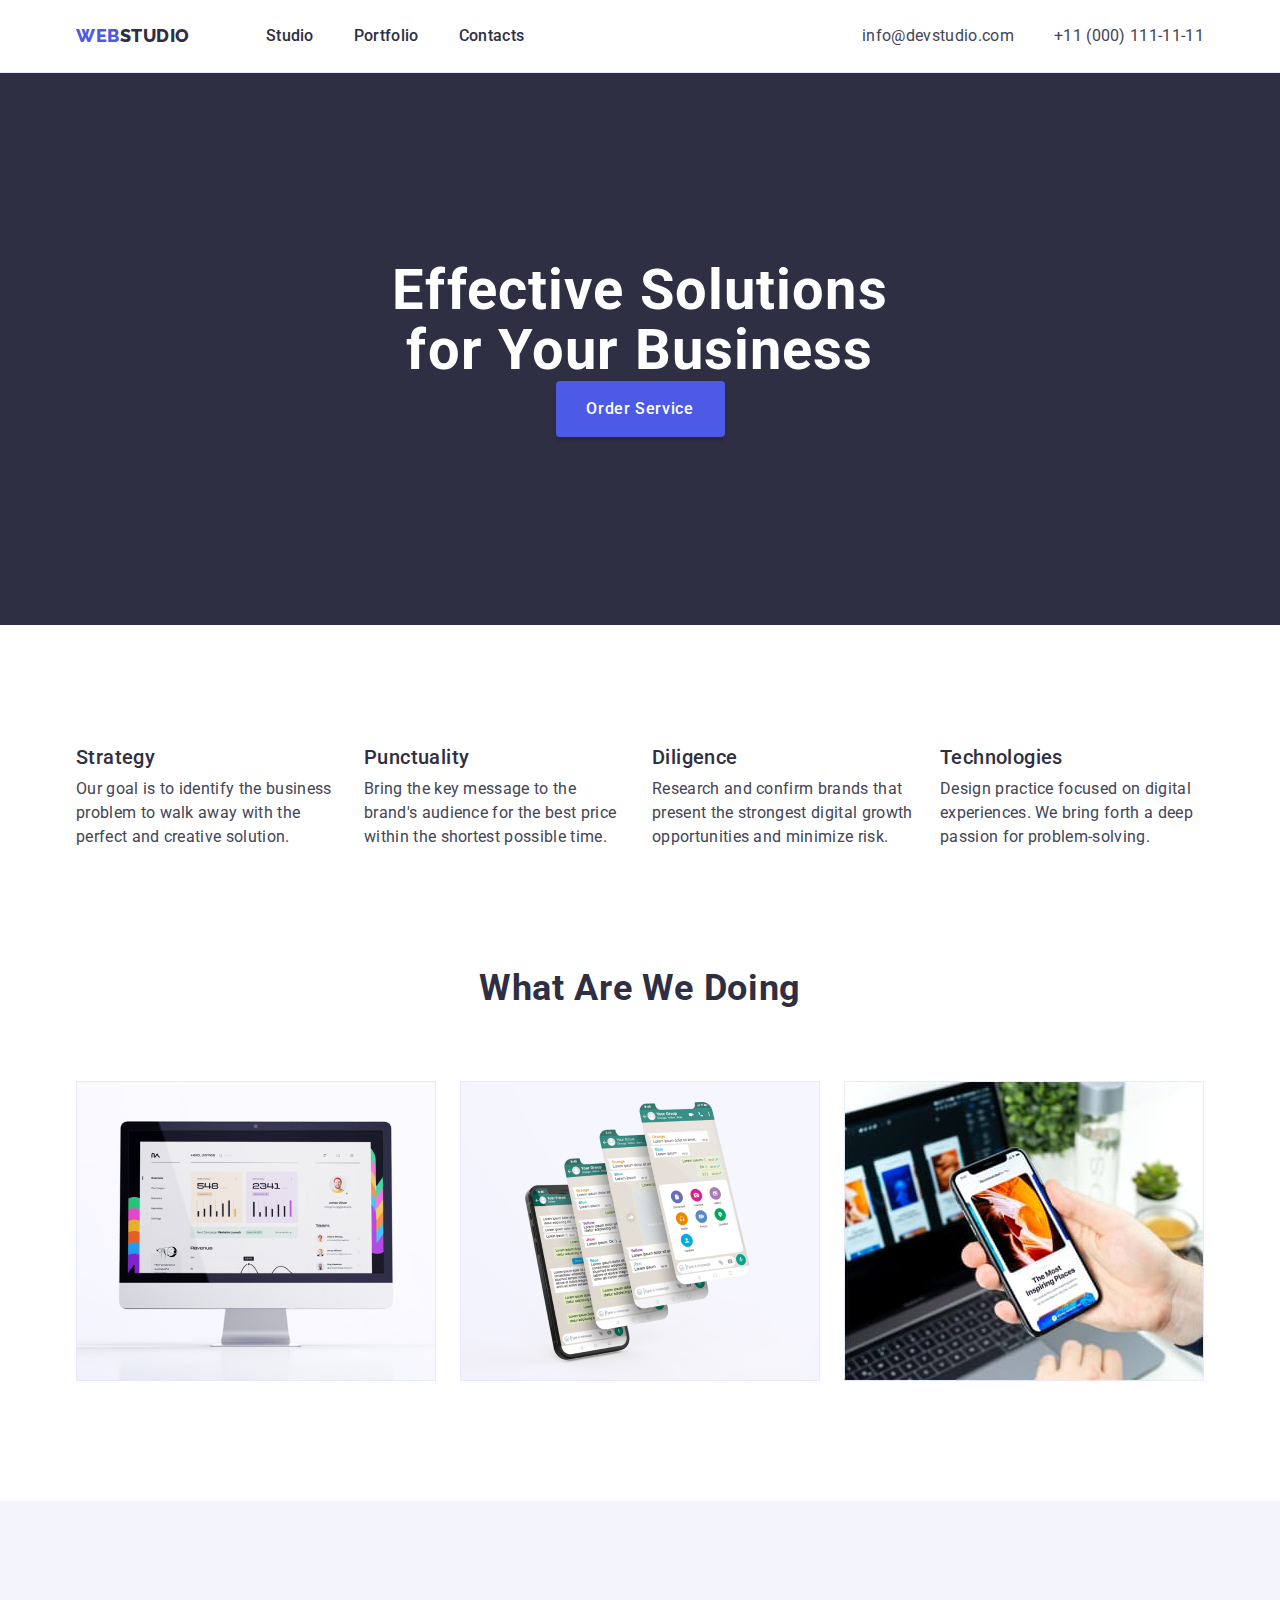
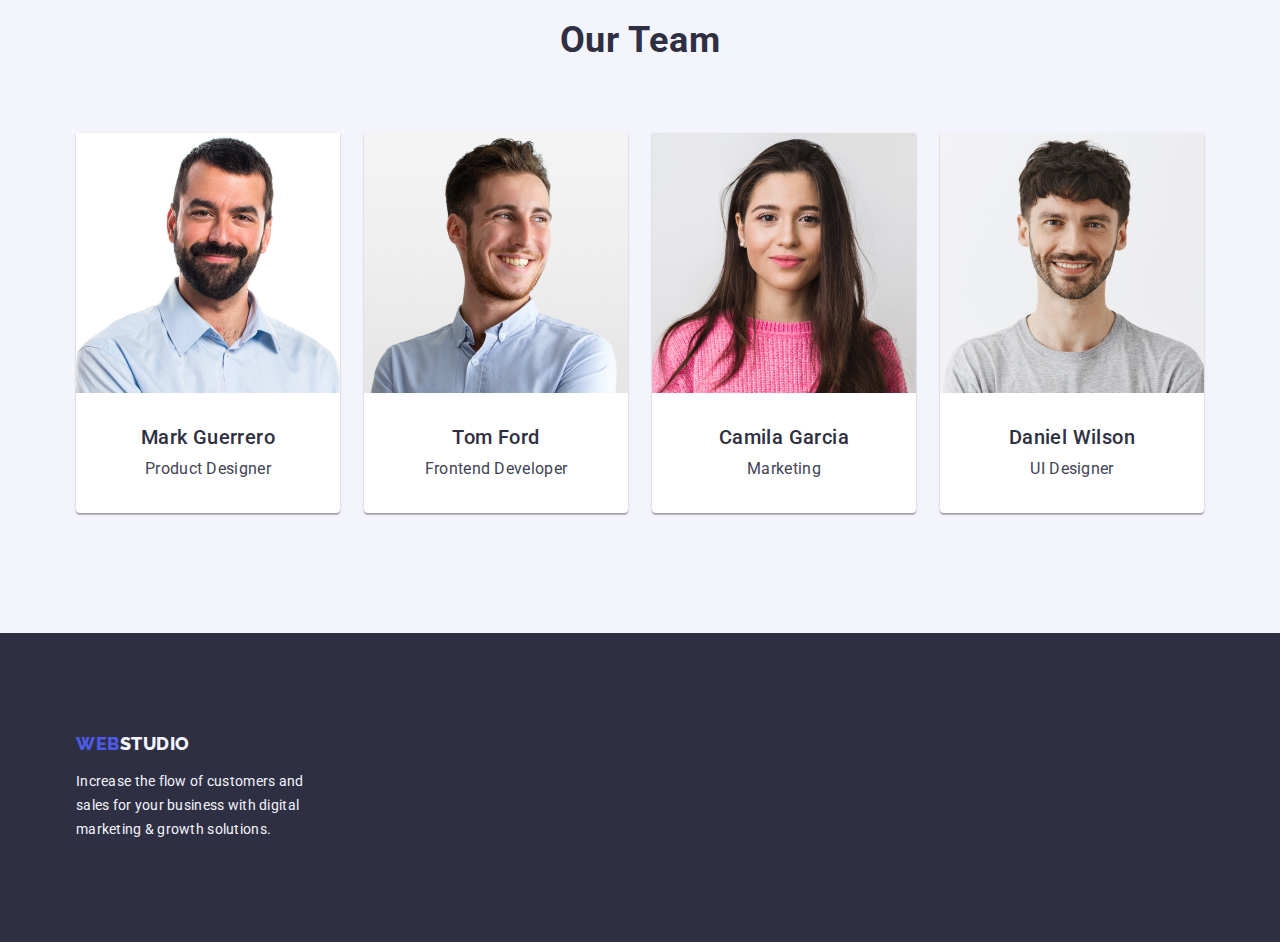
<file: index.html>
<!DOCTYPE html>
<html lang="en">
  <head>
    <meta charset="UTF-8" />
    <meta http-equiv="X-UA-Compatible" content="IE=edge" />
    <meta name="viewport" content="width=device-width, initial-scale=1.0" />
    <title>Portfolio</title>
    <link rel="preconnect" href="https://fonts.googleapis.com" />
    <link rel="preconnect" href="https://fonts.gstatic.com" crossorigin />
    <link
      href="https://fonts.googleapis.com/css2?family=Raleway:wght@700&family=Roboto:wght@400;500;700;900&display=swap"
      rel="stylesheet"
    />
    <link
      rel="stylesheet"
      href="https://cdnjs.cloudflare.com/ajax/libs/modern-normalize/1.1.0/modern-normalize.min.css"
    />
    <link rel="stylesheet" href="./css/styles.css" />
  </head>
  <body>
    <!-- HEADER -->
    <header class="header">
      <div class="header-container container">
        <nav class="header-nav">
          <a class="link logo" href="./index.html"
            >Web<span class="logo-part">Studio</span></a
          >
          <ul class="list main-nav">
            <li>
              <a class="link nav-menu" href="./index.html">Studio</a>
            </li>
            <li>
              <a class="link nav-menu" href="./portfolio.html">Portfolio</a>
            </li>
            <li><a class="link nav-menu" href="">Contacts</a></li>
          </ul>
        </nav>
        <address>
          <ul class="list contact-address">
            <li>
              <a class="link address" href="mailto:info@devstudio.com"
                >info@devstudio.com</a
              >
            </li>
            <li>
              <a class="link address" href="tel:+110001111111"
                >+11 (000) 111-11-11</a
              >
            </li>
          </ul>
        </address>
      </div>
    </header>
    <!-- HERO -->
    <main>
      <section class="hero">
        <div class="container">
          <h1 class="hero-title">Effective Solutions for Your Business</h1>
          <button class="hero-button" type="button">Order Service</button>
        </div>
      </section>
      <!-- MAIN BODY -->
      <section class="section-about-company">
        <div class="container">
          <h2 class="section-title" hidden>Our Advantages</h2>
          <ul class="list our-advant">
            <li class="advant-board">
              <h3 class="our-advant-title">Strategy</h3>
              <p class="advant-desc">
                Our goal is to identify the business problem to walk away with the
                perfect and creative solution.
              </p>
            </li>
            <li class="advant-board">
              <h3 class="our-advant-title">Punctuality</h3>
              <p class="advant-desc">
                Bring the key message to the brand's audience for the best price
                within the shortest possible time.
              </p>
            </li>
            <li class="advant-board">
              <h3 class="our-advant-title">Diligence</h3>
              <p class="advant-desc">
                Research and confirm brands that present the strongest digital
                growth opportunities and minimize risk.
              </p>
            </li>
            <li class="advant-board">
              <h3 class="our-advant-title">Technologies</h3>
              <p class="advant-desc">
                Design practice focused on digital experiences. We bring forth a
                deep passion for problem-solving.
              </p>
            </li>
          </ul>
        </div>
      </section>
      <section class="what-we-doing">
        <div class="container">
          <h2 class="section-title">What are we doing</h2>
          <ul class="list section-desc">
            <li class="photo-board">
              <img src="./images/PC.jpg" alt="PC" width="360" />
            </li>
            <li class="photo-board">
              <img
                src="./images/applicationLayers.jpg"
                alt="application layers"
                width="360"
              />
            </li>
            <li class="photo-board">
              <img
                src="./images/applicationOnThePhone.jpg"
                alt="application"
                width="360"
              />
            </li>
          </ul>
        </div>
      </section>
      <section class="section-worker">
        <div class="container">
          <h2 class="section-title ">Our Team</h2>
          <ul class="list card-list">
            <li class="card">
              <img
                src="./images/MarkGuerrero.jpg"
                alt="Product Designer"
                width="264"
              />
              <div class="worker-container">
                  <h3 class="name-worker">Mark Guerrero</h3>
                  <p class="activity">Product Designer</p>
              </div>
            </li>
            <li class="card">
              <img
                src="./images/TomFord.jpg"
                alt="Frontend Developer"
                width="264"
              />
              <div class="worker-container">
                  <h3 class="name-worker">Tom Ford</h3>
                  <p class="activity">Frontend Developer</p>
              </div>
            </li>
            <li class="card">
              <img src="./images/CamilaGarcia.jpg" alt="Marketing" width="264" />
              <div class="worker-container">
                  <h3 class="name-worker">Camila Garcia</h3>
                  <p class="activity">Marketing</p>
              </div>
            </li>
            <li class="card">
              <img
                src="./images/DanielWilson.jpg"
                alt="UI Designer"
                width="264"
              />
              <div class="worker-container">
                  <h3 class="name-worker">Daniel Wilson</h3>
                  <p class="activity">UI Designer</p>
              </div>
            </li>
          </ul>
        </div>
      </section>
    </main>
    <!-- FOOTER -->
    <footer class="footer">
      <div class="container">
        <a class="link logo footer-link" href="./index.html"
          >Web<span class="footer-logo-part">Studio</span></a
        >
        <p class="footer-cont">
          Increase the flow of customers and sales for your business with digital
          marketing & growth solutions.
        </p>
      </div>
    </footer>
  </body>
</html>
</file>
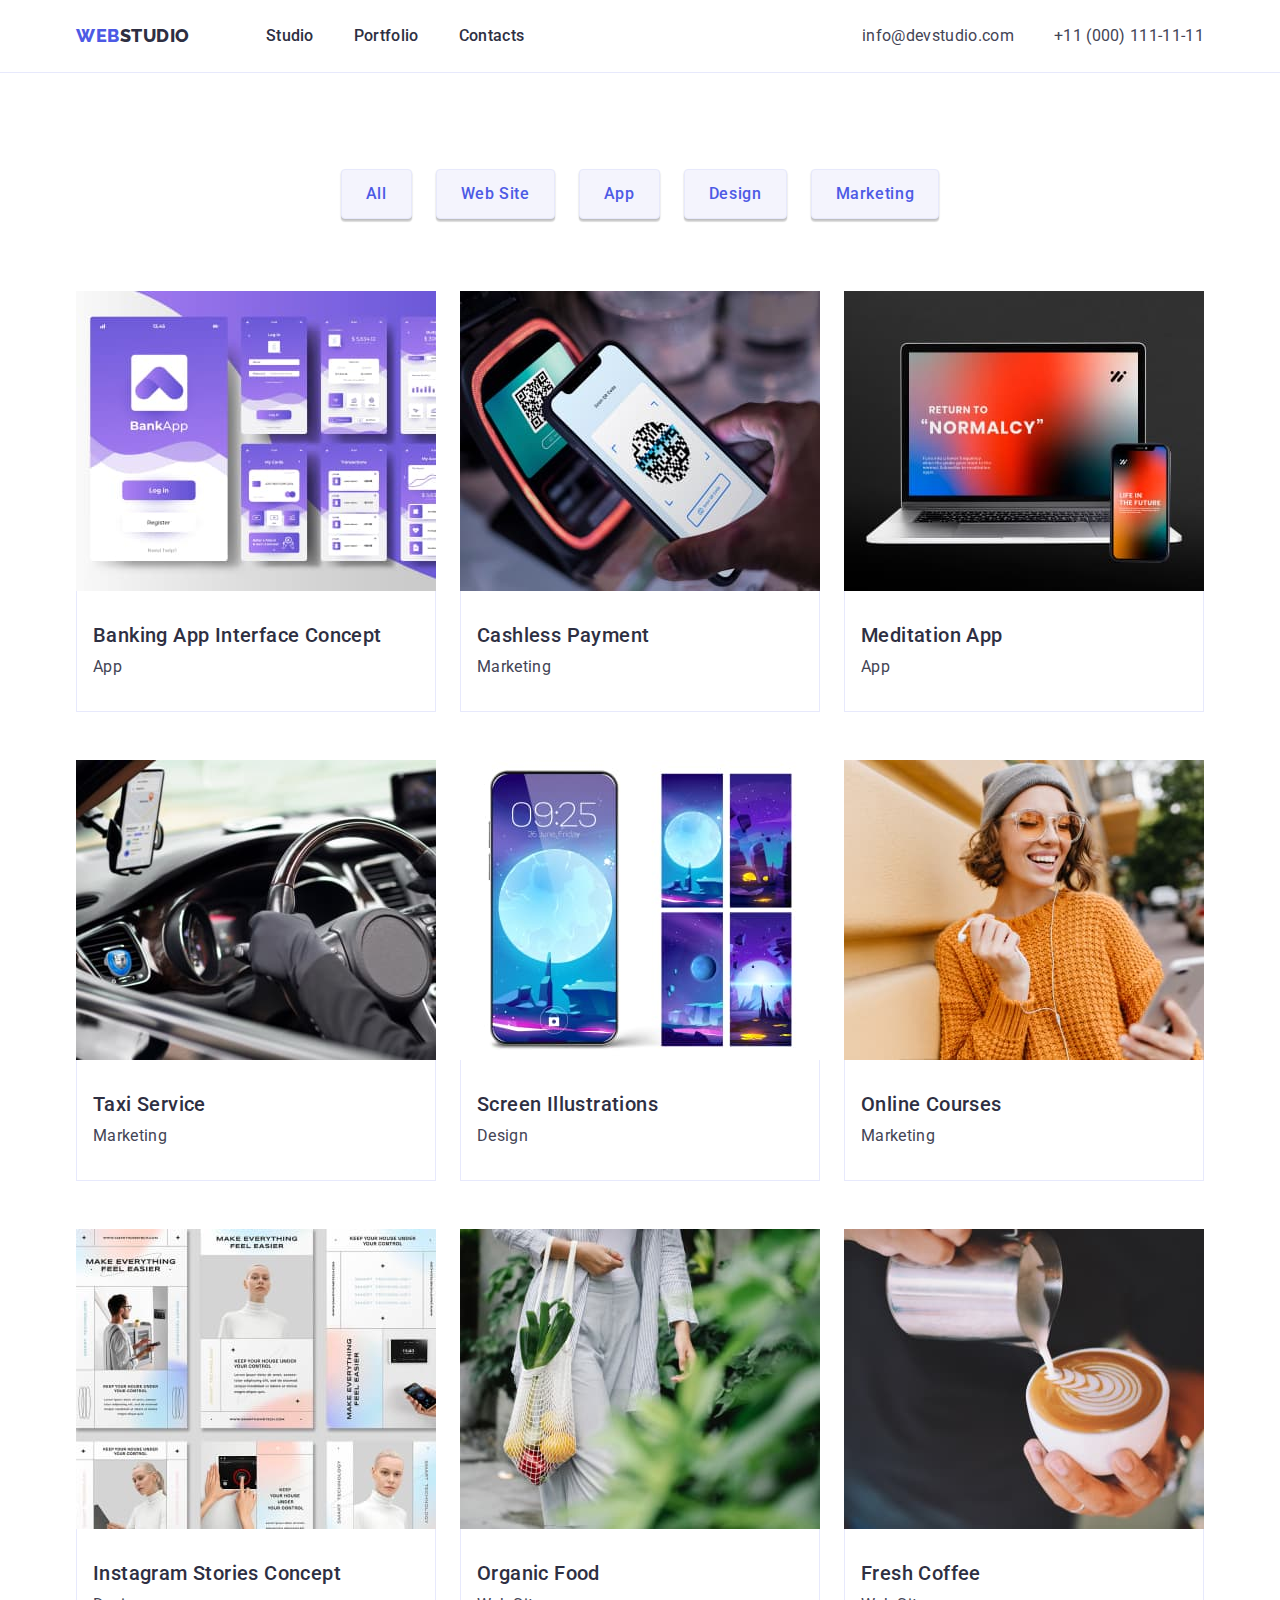
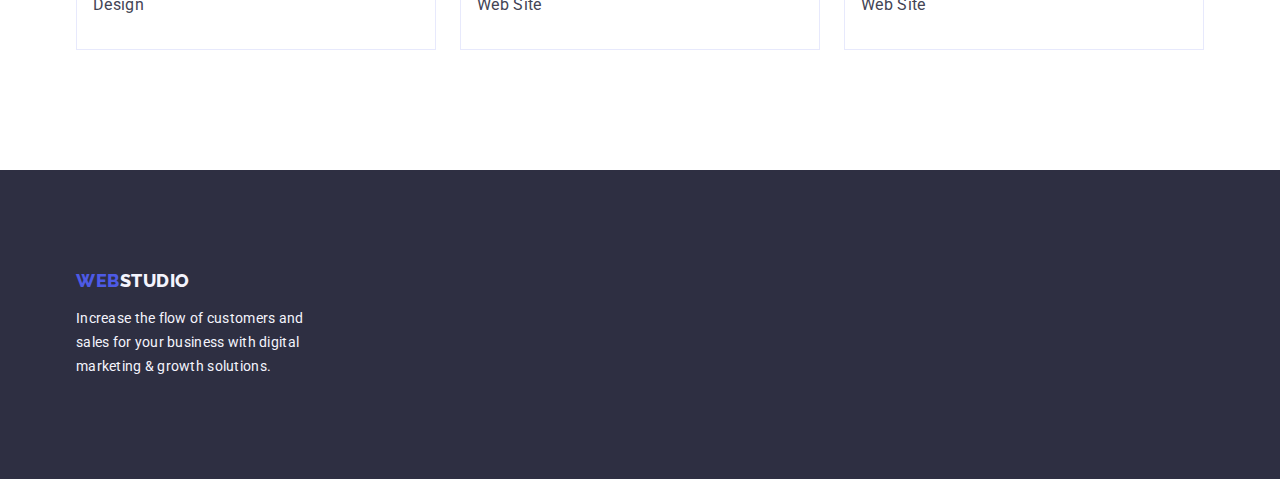
<file: portfolio.html>
<!DOCTYPE html>
<html lang="en">
  <head>
    <meta charset="UTF-8" />
    <meta http-equiv="X-UA-Compatible" content="IE=edge" />
    <meta name="viewport" content="width=device-width, initial-scale=1.0" />
    <title>Portfolio</title>
    <link rel="preconnect" href="https://fonts.googleapis.com" />
    <link rel="preconnect" href="https://fonts.gstatic.com" crossorigin />
    <link
      href="https://fonts.googleapis.com/css2?family=Raleway:wght@700&family=Roboto:wght@400;500;700;900&display=swap"
      rel="stylesheet"
    />
    <link
      rel="stylesheet"
      href="https://cdnjs.cloudflare.com/ajax/libs/modern-normalize/1.1.0/modern-normalize.min.css"
    />
    <link rel="stylesheet" href="./css/styles.css" />
  </head>
  <body>
    <!--HEADER -->
    <header class="header">
      <div class="header-container container">
        <nav class="header-nav">
          <a class="link logo" href="./index.html"
            >Web<span class="logo-part">Studio</span></a
          >
          <ul class="list main-nav">
            <li>
              <a class="link nav-menu" href="./index.html">Studio</a>
            </li>
            <li>
              <a class="link nav-menu" href="./portfolio.html">Portfolio</a>
            </li>
            <li><a class="link nav-menu" href="">Contacts</a></li>
          </ul>
        </nav>
        <address>
          <ul class="list contact-address">
            <li>
              <a class="link address" href="mailto:info@devstudio.com"
                >info@devstudio.com</a
              >
            </li>
            <li>
              <a class="link address" href="tel:+110001111111"
                >+11 (000) 111-11-11</a
              >
            </li>
          </ul>
        </address>
      </div>
    </header>
    <!--MAIN BODY -->
    <main>
      <section class="filter-section">
        <div class="container">
          <h1 class="visually-hidden" hidden>Portfolio</h1>
          <ul class="list filter-btn">
            <li><button type="button" class="menu-button">All</button></li>
            <li>
              <button type="button" class="menu-button">Web Site</button>
            </li>
            <li><button type="button" class="menu-button">App</button></li>
            <li><button type="button" class="menu-button">Design</button></li>
            <li>
              <button type="button" class="menu-button">Marketing</button>
            </li>
          </ul>
          <ul class="list filter-list">
            <li class="filter-card">
              <a class="link" href="">
                <img
                  src="./images/BankingApp.jpg"
                  alt="Banking app"
                  height="300"
                  width="360"
                />
                <div class="container-product">
                  <h2 class="product-title">Banking App Interface Concept</h2>
                  <p class="product-desc">App</p>
                </div>
              </a>
            </li>
            <li class="filter-card">
              <a class="link" href="">
                <img
                  src="./images/PaymentApp.jpg"
                  alt="Cashless Payment"
                  height="300"
                  width="360"
                />
                <div class="container-product">
                  <h2 class="product-title">Cashless Payment</h2>
                  <p class="product-desc">Marketing</p>
                </div>
              </a>
            </li>
            <li class="filter-card">
              <a class="link" href="">
                <img
                  src="./images/MeditationApp.jpg"
                  alt="Meditation App"
                  height="300"
                  width="360"
                />
                <div class="container-product">
                  <h2 class="product-title">Meditation App</h2>
                  <p class="product-desc">App</p>
                </div>
              </a>
            </li>
            <li class="filter-card">
              <a class="link" href="">
                <img
                  src="./images/TaxiService.jpg"
                  alt="Taxi Service"
                  height="300"
                  width="360"
                />
                <div class="container-product">
                  <h2 class="product-title">Taxi Service</h2>
                  <p class="product-desc">Marketing</p>
                </div>
              </a>
            </li>
            <li class="filter-card">
              <a class="link" href="">
                <img
                  src="./images/ScreenIllustration.jpg"
                  alt="Screen Illustrations"
                  height="300"
                  width="360"
                />
                <div class="container-product">
                  <h2 class="product-title">Screen Illustrations</h2>
                  <p class="product-desc">Design</p>
                </div>
              </a>
            </li>
            <li class="filter-card">
              <a class="link" href="">
                <img
                  src="./images/courses.jpg"
                  alt="Online Courses"
                  height="300"
                  width="360"
                />
                <div class="container-product">
                  <h2 class="product-title">Online Courses</h2>
                  <p class="product-desc">Marketing</p>
                </div>
              </a>
            </li>
            <li class="filter-card">
              <a class="link" href="">
                <img
                  src="./images/InstagramDesign.jpg"
                  alt="Instagram Stories"
                  height="300"
                  width="360"
                />
                <div class="container-product">
                  <h2 class="product-title">Instagram Stories Concept</h2>
                  <p class="product-desc">Design</p>
                </div>
              </a>
            </li>
            <li class="filter-card">
              <a class="link" href="">
                <img
                  src="./images/OrganicFoodMark.jpg"
                  alt="Organic Food"
                  height="300"
                  width="360"
                />
                <div class="container-product">
                  <h2 class="product-title">Organic Food</h2>
                  <p class="product-desc">Web Site</p>
                </div>
              </a>
            </li>
            <li class="filter-card">
              <a class="link" href="">
                <img
                  src="./images/CoffeSite.jpg"
                  alt="Fresh Coffee"
                  height="300"
                  width="360"
                />
                <div class="container-product">
                  <h2 class="product-title">Fresh Coffee</h2>
                  <p class="product-desc">Web Site</p>
                </div>
              </a>
            </li>
          </ul>
        </div>
      </section>
    </main>
    <!-- FOOTER -->
    <footer class="footer">
      <div class="container">
        <a class="link logo footer-link" href="./index.html"
          >Web<span class="footer-logo-part">Studio</span></a
        >
        <p class="footer-cont">
          Increase the flow of customers and sales for your business with digital
          marketing & growth solutions.
        </p>
      </div>
    </footer>
  </body>
</html>
</file>
<file: css/styles.css>
:root{
    --main-light-color:#FFFFFF;
    --main-font-color:#434455;
    --main-active-color:#4D5AE5;
    --hero-bg-color:#2E2F42;;
    --main-text-color:#2E2F42;
    --logo-part-color:#2E2F42;
    --menu-button-color:#E7E9FC;
    --active-button-color:#188CE8;
    --active-bg-color:#404BBF;
    --cloud-color:#F4F4FD;
    --navy-blue-color:#2E2F42;
}
body {
    font-family: 'Roboto', sans-serif;
    background-color:var(--main-light-color);
    color:var(--main-font-color);
    font-size: 14px;
}
img {
    display: block;
}
h1,
h2,
h3,
h4,
h5,
h6,
p,
ul {
    margin: 0;
}
.list {
    list-style: none;
    padding: 0;
    margin: 0;
}
.link {
    text-decoration: none;
}
.visually-hidden {
    position: absolute;
      white-space: nowrap;
      width: 1px;
      height: 1px;
      overflow: hidden;
      border: 0;
      padding: 0;
      clip: rect(0 0 0 0);
      clip-path: inset(50%);
      margin: -1px;
  }
  .container{
    width: 1158px;
    padding: 0 15px;
    margin: 0 auto;
}
/* HEADER */
.header{
    border-bottom: 1px solid var(--menu-button-color)
}
.header-container{
    display: flex;
    align-items: center;
}
.logo {
    font-family: 'Raleway', sans-serif;
    font-weight: 800;
    font-size: 18px;
    line-height: 1.17;
    text-transform: uppercase;
    letter-spacing: 0.03em;
    color:var(--main-active-color);
    margin-right: 76px;

}
.logo-part {
    color:var(--logo-part-color);
}
.header-nav{
    margin-right: auto;
    display: flex;
    align-items: center;
}
.main-nav{
    display: flex;
    gap: 40px;
}
.nav-menu {
    font-weight: 500;
    font-size: 16px;
    line-height: 1.5;
    letter-spacing: 0.02em;
    color:var(--main-text-color);
    display: flex;
    align-items: center;
    padding-top: 24px;
    padding-bottom: 24px;
}
.nav-menu:hover,
.nav-menu:focus {
    color:var(--active-bg-color)
}
.address{
    font-style: normal;
    font-size: 16px;
    font-weight: 400;
    line-height: 1.5;
    letter-spacing: 0.02em;
    color:var(--main-font-color);    
}
.address:hover,
.address:focus {
    color:var(--active-bg-color);
}
.contact-address{
    display: flex;
    gap: 40px;
}

/* HERO */
.hero{
    background:var(--hero-bg-color);
    padding: 188px 0;
}
.hero-title{
    font-weight: 700;
    font-size: 56px;
    line-height: 1.07;
    text-align: center;
    letter-spacing: 0.02em;
    color:var(--main-light-color);
    max-width: 496px;
    margin-left: auto;
    margin-right: auto;
   
}
.hero-button{
    font-family: 'Roboto', sans-serif;
    font-weight: 500;
    font-size: 16px;
    line-height: 1.5;
    letter-spacing: 0.04em;
    cursor: pointer;
    color:var(--main-light-color);
    background-color:var(--main-active-color);
    box-shadow: 0px 4px 4px rgba(0, 0, 0, 0.15);
    border: none;
    border-radius: 4px;
    min-width: 169px;
    height: 56px;
    display: block;
    margin-left: auto;
    margin-right: auto;
   
   
}
.hero-button:focus,
.hero-button:hover{
    background-color:var(--active-bg-color)  
}

/* MAIN BODY */
.section-about-company {
    padding: 120px 0;
}
.filter-section { 
    padding: 96px 0 120px;
}
.filter-btn {
    display: flex;
    justify-content: center;
    gap: 24px;
    margin-bottom: 72px;
}
.menu-button {
    font-family: 'Roboto', sans-serif;
    font-weight: 500;
    font-size: 16px;
    line-height: 1.5;
    letter-spacing: 0.04em;
    cursor: pointer;
    color:var(--main-active-color);
    background-color:var(--cloud-color);
    box-shadow: 0px 3px 1px rgba(0, 0, 0, 0.1), 0px 1px 2px rgba(0, 0, 0, 0.08), 0px 2px 2px rgba(0, 0, 0, 0.12);
    border-radius: 4px;
    padding: 12px 24px;
    border: 1px solid var(--menu-button-color);
}
.menu-button:hover,
.menu-button:focus {
    color:var(--main-light-color);
    background-color:var( --active-bg-color);  
    border: 1px solid transparent ;
}
.what-we-doing{
    padding-bottom: 120px;
}
.section-title {
    font-weight: 700;
    font-size: 36px;
    line-height: 1.11;
    letter-spacing: 0.02em;
    text-align: center;
    text-transform: capitalize;
    color:var(--main-text-color);
    margin-bottom: 72px;
}
.section-desc{
    display: flex;
    gap: 24px;
}
.photo-board{
    width: calc((100% - 48px) / 3);
}
.filter-list{
    display: flex;
    flex-wrap: wrap;
    column-gap: 24px;
    row-gap: 48px;
}
.filter-card{
    width: calc((100% - 48px) / 3); 
}
.container-product{
    padding: 32px 16px;
    border: 1px solid var(--menu-button-color);
    border-top: none; 

}
.product-title {
    font-weight: 500;
    font-size: 20px;
    line-height: 1.2;
    letter-spacing: 0.02em;
    color:var(--navy-blue-color);
    margin-bottom: 8px;

}
.product-desc {
    font-size: 16px;
    line-height: 1.5;
    letter-spacing: 0.02em;
    color:var(--main-font-color);
}
.section-worker{
    padding: 120px 0;
    background:var(--cloud-color);
}
.card{
    width: calc((100% - 72px) / 4); 
    background:var(--main-light-color);
    box-shadow: 0px 1px 3px rgba(0, 0, 0, 0.12), 0px 1px 1px rgba(0, 0, 0, 0.14), 0px 2px 1px rgba(0, 0, 0, 0.2);
    border-radius: 0px 0px 4px 4px;
}
.card-list{
    display: flex;
    gap: 24px;
}
.our-advant{
    display: flex; 
    gap: 24px;
}
.our-advant-title {
    font-weight: 500;
    font-size: 20px;
    line-height: 1.2;
    letter-spacing: 0.02em;
    color: var(--main-text-color);
    margin-bottom: 8px;
}

.advant-desc {
    font-size: 16px;
    line-height: 1.5;
    letter-spacing: 0.02em;
    color:var(--main-font-color);
}
.advant-board{
    width: calc((100% - 72px) / 4);
}
.worker-container{
    padding: 32px 16px;
    border-radius: 0px 0px 4px 4px;
}
.name-worker {
    font-weight: 500;
    font-size: 20px;
    line-height: 1.2;
    letter-spacing: 0.02em;
    color:var(--main-text-color);
    text-align: center;
    margin-bottom: 8px;
}
.activity {
    font-size: 16px;
    line-height: 1.5;
    letter-spacing: 0.02em;
    color: var(--main-font-color);
    text-align: center; 

}

/* FOOTER */
.footer{
    background:var(--navy-blue-color);
    padding: 100px 0;
}
.footer-link{
    display: inline-block; 
    margin-bottom: 16px; 
}
.footer-logo-part {
   color:var(--cloud-color); 
}
.footer-cont {
   line-height: 1.71;
   color: var(--cloud-color);
   font-style: normal;
   letter-spacing: 0.02em;
   max-width: 264px;
}
</file>
